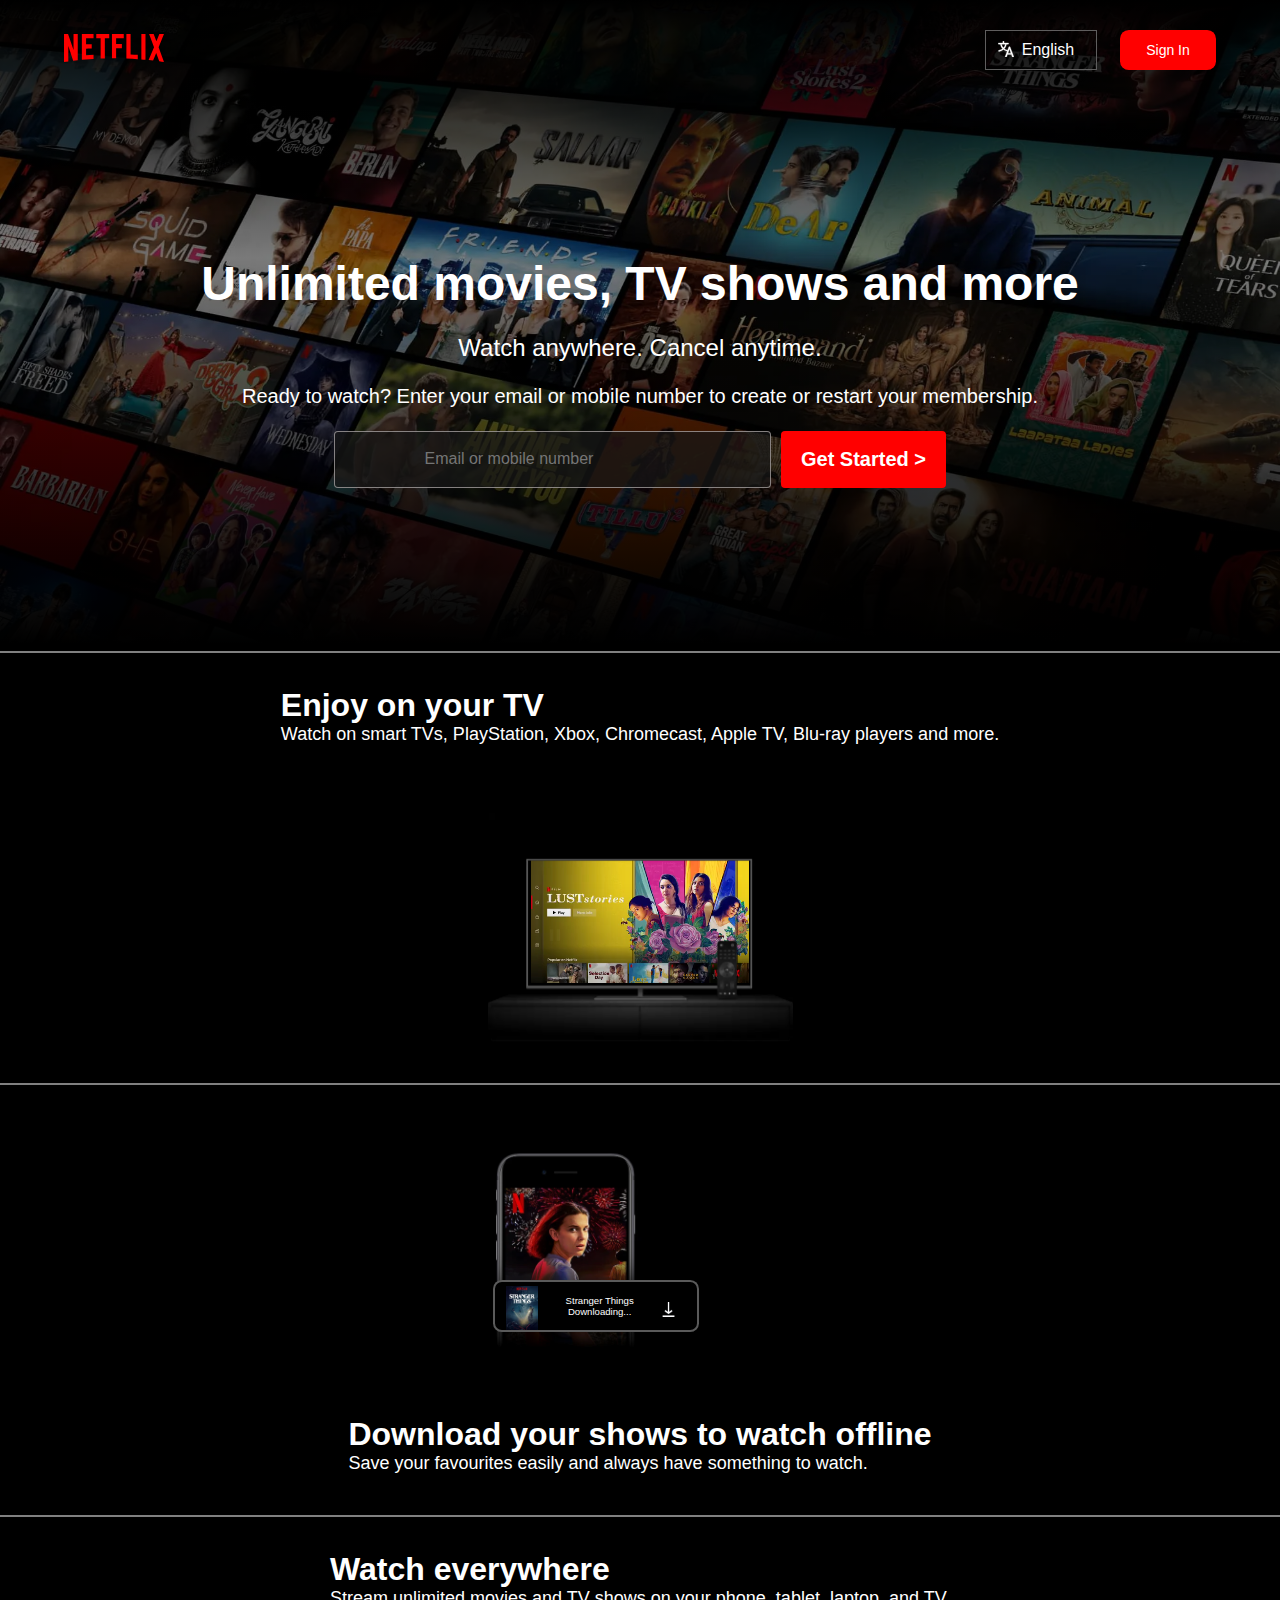
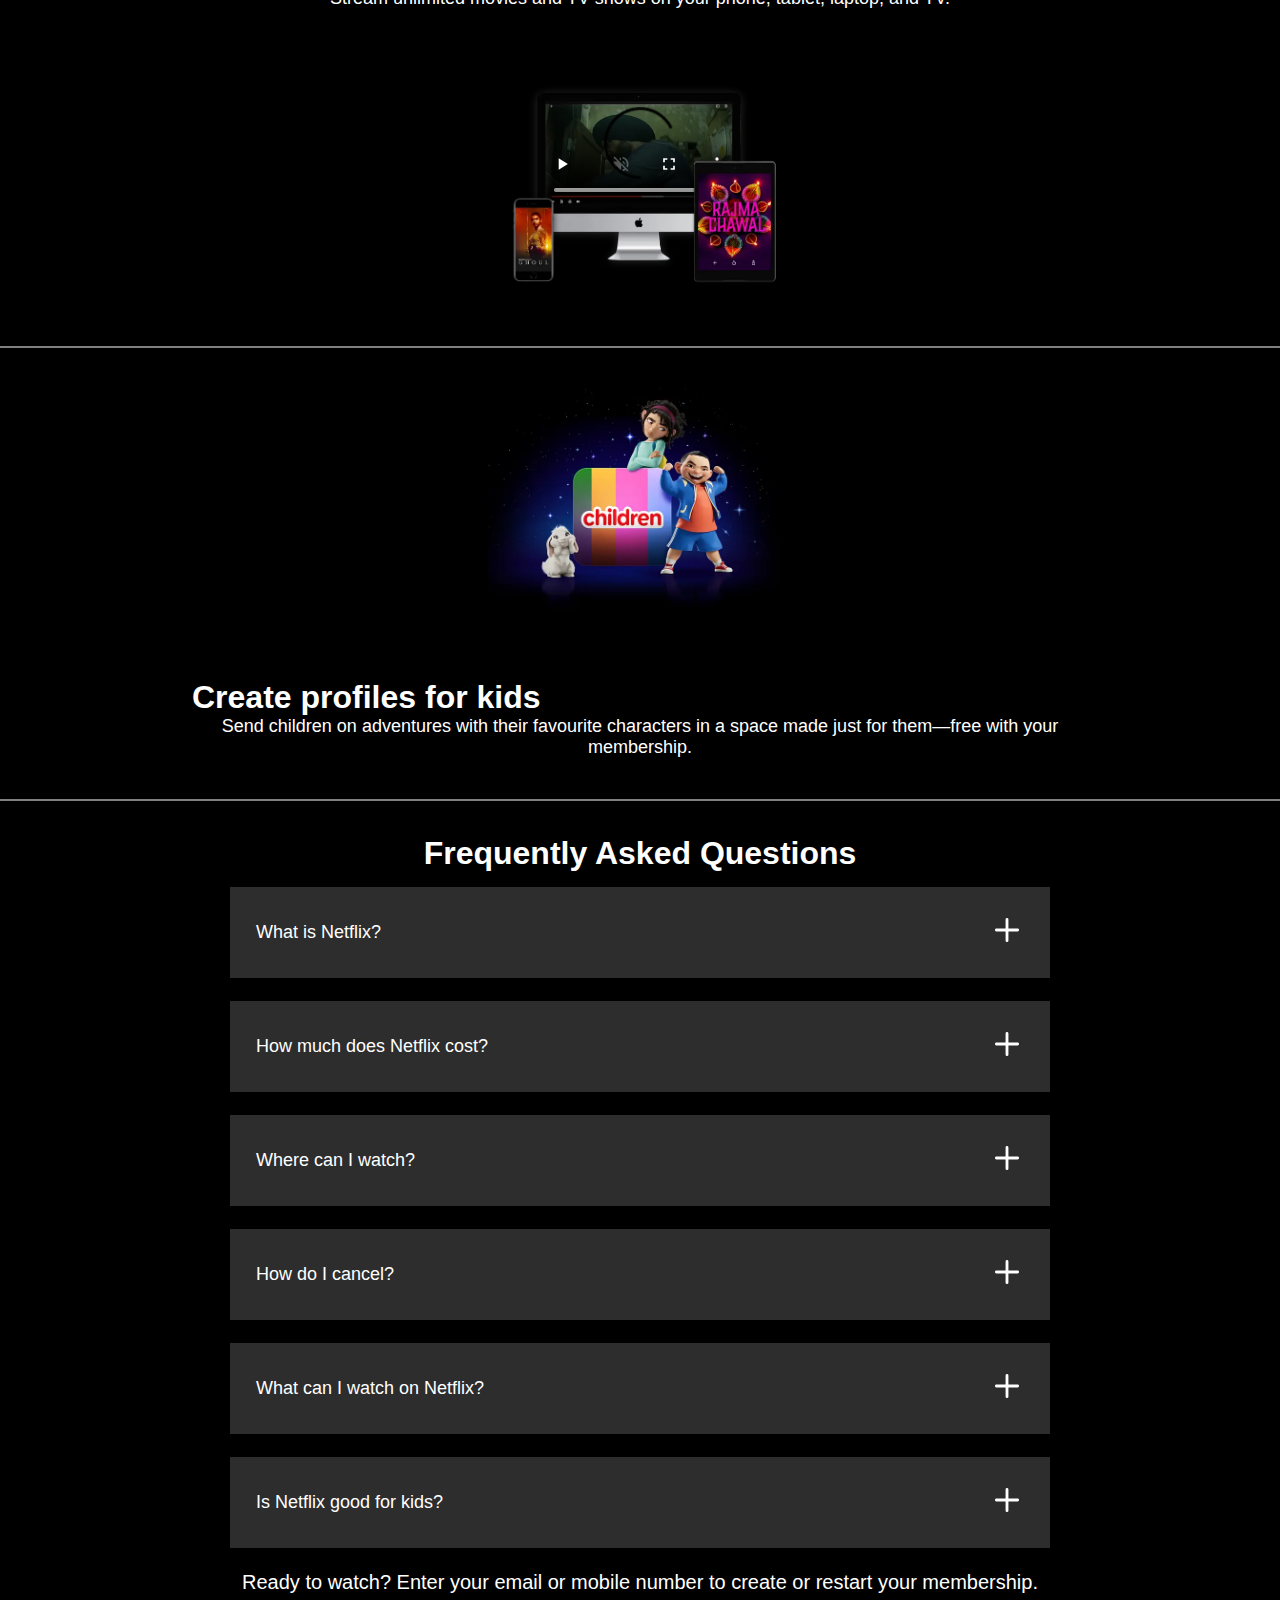
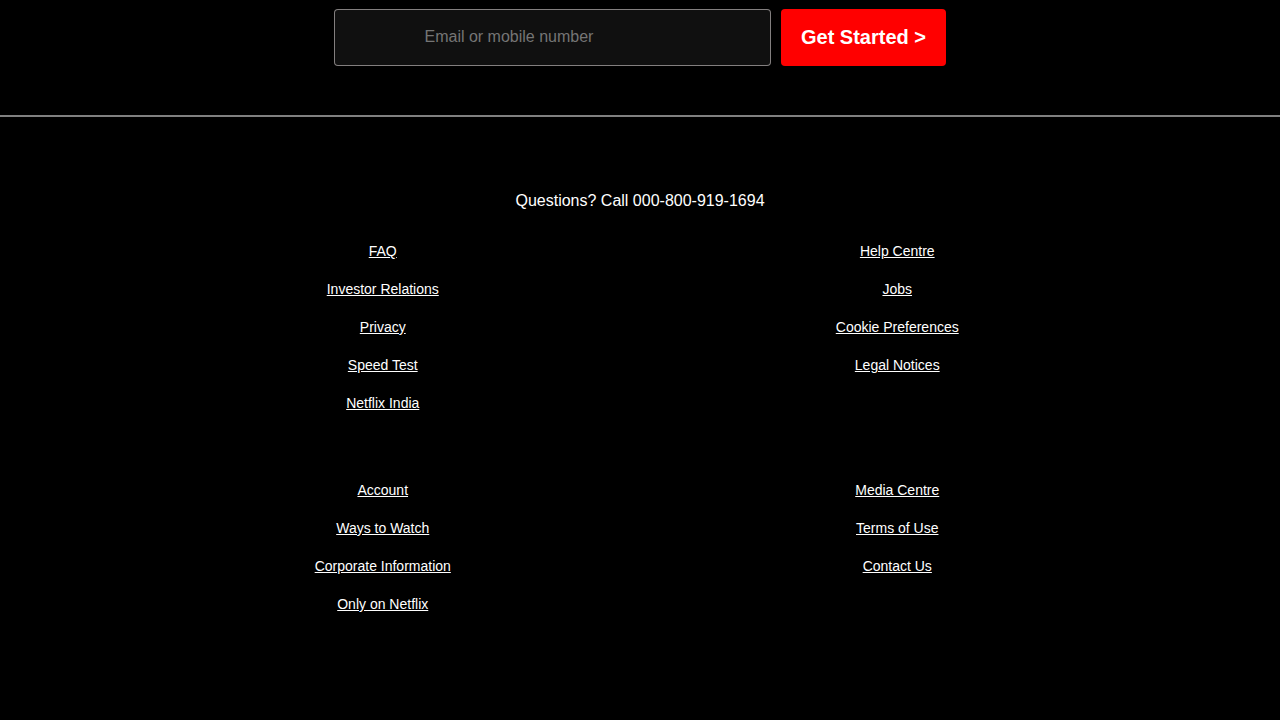
<file: index.html>
<!DOCTYPE html>
<html lang="en">

<head>
    <meta charset="UTF-8">
    <meta http-equiv="X-UA-Compatible" content="IE=edge">
    <meta name="viewport" content="width=device-width, initial-scale=1.0">
    <link rel="stylesheet" href="style.css">
    <link rel="shortcut icon" href="favicon.ico">
    <title>Netflix India – Watch TV Shows Online, Watch Movies Online</title>
</head>

<body>
    <div class="main">
        <nav>
            <span class="log"><img src="images/logo.svg" alt="logo"></span>
            <div class="logo">
                <div class="translate">
                    <span class="trans"><img src="images/translate.svg" alt="translate"></span>
                    <div>
                        <select>
                            <option value="english">
                                English
                            </option>
                            <option value="hindi">
                                हिन्दी
                            </option>
                        </select>
                    </div>
                </div>
                <div class="btn">
                    <button>Sign In</button>
                </div>
            </div>
        </nav>
        <div class="box"></div>
        <div class="signin">
            <h1>Unlimited movies, TV shows and more</h1>
            <p>Watch anywhere. Cancel anytime.</p>
            <h3>Ready to watch? Enter your email or mobile number to create or restart your membership.</h3>
            <div class="email">
                <input type="email" name="email" placeholder="Email or mobile number"> <input class="red-btn"
                    type="submit" value="Get Started &gt;">
            </div>
        </div>
    </div>
    <div class="sep"></div>
    <section class="tv">
        <div>
            <h2>Enjoy on your TV</h2>
            <p>Watch on smart TVs, PlayStation, Xbox, Chromecast, Apple TV, Blu-ray players and more.</p>
        </div>
        <div class="animated-card">
            <img src="images/tv.webp" alt="tv"> <video src="videos/tv.mp4" controls="" autoplay="" muted
                loop=""></video>
        </div>
    </section>
    <div class="sep"></div>
    <section class="tv">
        <div class="animated-card images">
            <img src="images/mobile.webp" alt="mobile">
            <div class="stranger-things">
                <img src="images/boxshot.webp" alt="stranger-things">
                <div class="para">
                    <span>Stranger Things</span> <span>Downloading...</span>
                </div>
                <div class="gif"></div>
            </div>
        </div>
        <div>
            <h2>Download your shows to watch offline</h2>
            <p>Save your favourites easily and always have something to watch.</p>
        </div>
    </section>
    <div class="sep"></div>
    <section class="tv">
        <div>
            <h2>Watch everywhere</h2>
            <p>Stream unlimited movies and TV shows on your phone, tablet, laptop, and TV.</p>
        </div>
        <div class="animated-card devices">
            <img src="images/tv-2.webp" alt="tv"> <video src="videos/mobile.mp4" controls="" autoplay="" muted
                loop=""></video>
        </div>
    </section>
    <div class="sep"></div>
    <section class="tv">
        <div class="animated-card"><img src="images/children.webp" alt="child"></div>
        <div>
            <h2>Create profiles for kids</h2>
            <p>Send children on adventures with their favourite characters in a space made just for them—free with your
                membership.</p>
        </div>
    </section>
    <div class="sep"></div>
    <section>
        <div class="faq">
            <h2>Frequently Asked Questions</h2>
            <div class="faq-box">
                <div>
                    What is Netflix?
                </div>
                <span>
                    <img src="images/plus.svg" alt="plus">
                </span>
            </div>
            <div class="faq-box">
                <div>
                    How much does Netflix cost?
                </div>
                <span>
                    <img src="images/plus.svg" alt="plus">
                </span>
            </div>
            <div class="faq-box">
                <div>
                    Where can I watch?
                </div>
                <span>
                    <img src="images/plus.svg" alt="plus">
                </span>
            </div>
            <div class="faq-box">
                <div>
                    How do I cancel?
                </div>
                <span>
                    <img src="images/plus.svg" alt="plus">
                </span>
            </div>
            <div class="faq-box">
                <div>
                    What can I watch on Netflix?
                </div>
                <span>
                    <img src="images/plus.svg" alt="plus">
                </span>
            </div>
            <div class="faq-box">
                <div>
                    Is Netflix good for kids?
                </div>
                <span>
                    <img src="images/plus.svg" alt="plus">
                </span>
            </div>
            <div>
                <h3>Ready to watch? Enter your email or mobile number to create or restart your membership.</h3>
            </div>
            <div class="email">
                <input type="email" name="email" placeholder="Email or mobile number"> <input class="red-btn"
                    type="submit" value="Get Started &gt;">
            </div>
        </div>
    </section>
    <div class="sep"></div>
    <footer>
        Questions? Call 000-800-919-1694
        <div class="foot">
            <div class="grid">
                <div>
                    <a href=".grid">FAQ</a>
                </div>
                <div>
                    <a href=".grid">Investor Relations</a>
                </div>
                <div>
                    <a href=".grid">Privacy</a>
                </div>
                <div>
                    <a href=".grid">Speed Test</a>
                </div>
                <div>
                    <a href=".grid">Netflix India</a>
                </div>
            </div>
            <div class="grid">
                <div>
                    <a href=".grid">Help Centre</a>
                </div>
                <div>
                    <a href=".grid">Jobs</a>
                </div>
                <div>
                    <a href=".grid">Cookie Preferences</a>
                </div>
                <div>
                    <a href=".grid">Legal Notices</a>
                </div>
            </div>
            <div class="grid">
                <div>
                    <a href=".grid">Account</a>
                </div>
                <div>
                    <a href=".grid">Ways to Watch</a>
                </div>
                <div>
                    <a href=".grid">Corporate Information</a>
                </div>
                <div>
                    <a href=".grid">Only on Netflix</a>
                </div>
            </div>
            <div class="grid">
                <div>
                    <a href=".grid">Media Centre</a>
                </div>
                <div>
                    <a href=".grid">Terms of Use</a>
                </div>
                <div>
                    <a href=".grid">Contact Us</a>
                </div>
            </div>
        </div>
    </footer>
</body>

</html>
</file>
<file: style.css>
* {
    margin: 0;
    padding: 0;
    font-family: Netflix Sans, Helvetica Neue, Segoe UI, Roboto, Ubuntu, sans-serif;
}

body {
    color: white;
    background-color: black;
}

.main {
    background-image: linear-gradient(to top, rgb(0, 0, 0) 0, rgba(0, 0, 0, 36%) 60%, rgb(0, 0, 0) 100%), URL(images/background.webp);
    background-position: center center;
    background-size: 100% 100%;
    background-repeat: no-repeat;
    height: 644px;
    position: relative;

}

.box {
    height: 644px;
    width: 100%;
    position: absolute;
    top: 0;
}

.main .log img {
    width: 150px;
    color: red;
    position: relative;
    z-index: 10;
}

.logo {
    display: flex;
    gap: 23px;
    position: relative;
    z-index: 10;
}

nav {
    display: flex;
    justify-content: space-between;
    align-items: center;
    margin: auto;
    max-width: 80vw;
    height: 100px;
}

.translate {
    display: flex;
    justify-content: center;
    align-items: center;
    border: 1px solid #5f5e5e;
    line-height: 1.25rem;
    width: 6.845rem;
    height: 2.43rem;
}

.trans {
    color: white;
    width: 18px !important;
    position: absolute;
    top: 11px;
    right: 201px;
}


select {
    border: none;
    background-color: rgba(0, 0, 0, 0);
    color: white;
    -webkit-appearance: none;
    -moz-appearance: none;
    text-indent: 1px;
    text-overflow: '';
    font-size: 1rem;
    padding: 0.375rem 1.5rem 0.375rem 2.25rem;
    line-height: 1.55rem;
}

option {
    color: black;
}

button {
    color: white;
    background-color: red;
    line-height: 0.56rem;
    padding: 16px 4px;
    width: 6rem;
    border-radius: 0.55rem;
    font-size: 0.875rem;
    font-weight: 500;
    border:none;
}

.red-btn {
    background-color: red;
    color: white;
    padding: 3px 24px;
    font-size: 22px;
    border-radius: 4px;
    font-weight: 600;
    border: none;
}

.signin {
    text-align: center;
    height: calc(100% - 100px);
    display: flex;
    align-items: center;
    flex-direction: column;
    justify-content: center;
    color: white;
    gap: 23px;
    padding: 0 30px;

}

.signin h1 {
    font-weight: bolder;
    font-size: 48px;
    font-weight: 700;
}

.signin p {
    font-weight: 400;
    font-size: 24px;
}

.signin h3,
.faq h3 {
    font-weight: 400;
    font-size: 20px;
}

.email {
    display: flex;
    gap: 10px;
    position: relative;
    z-index: 10;
}

input[type="email"] {
    padding: 7px 101px 8px 14px;
    color: white;
    font-size: 1rem;
    border-radius: 4px;
    background-color: rgba(23, 23, 23, 0.7);
    border: 1px solid rgba(246, 238, 238, 0.5);
    line-height: 2.5;
    width: 20rem;
}

.sep {
    height: 7px;
    border-bottom: 2px solid gray;
    position: relative;
    z-index: 20;
    width: 100%;
}

.tv {
    height: calc(100%-100px);
    display: flex;
    justify-content: center;
    align-items: center;
    max-width: 70vw;
    margin: auto;
}

.tv>div {
    display: flex;
    justify-content: center;
    align-items: flex-start;
    flex-direction: column;
    padding: 34px 0;
    background-color: black;
}

.tv h2 {
    font-size: 48px;
    font-weight: bolder;
}

.tv p {
    font-size: 28px;
}

.animated-card {
    position: relative;
    display: flex;
}

.animated-card img {
    position: relative;
    width: 455px;
    z-index: 10;
}

video {
    position: absolute;
    width: 399px;
    top: 52px;
    left: 55px;
}

.devices video {
    position: absolute;
    width: 296px;
    top: 51px;
    left: 75px
}

.images {
    display: flex;
    width: 455px;
    background-color: white;
    position: relative;
}

.stranger-things {
    display: flex;
    background-color: black;
    height: 3.5rem;
    width: 50%;
    position: absolute;
    bottom: 32px;
    left: 105px;
    z-index: 10;
    overflow: hidden;
    border: 2px solid rgba(128, 128, 128, 0.7);
    box-shadow: 0 0 2em 0 rgb(0 0 0);
    border-radius: 0.55rem;
    padding: 0.25rem 0.65rem;
}

.stranger-things img {
    width: 3rem;
    height: 4rem;
    object-fit: contain;
    text-align: left;
    margin-right: 10px;
}

.stranger-things .para {
    width: 8rem;
    display: flex;
    color: white;
    font-size: 0.8rem;
    flex-direction: column;
    justify-content: center;
}

.gif {
    background: url(images/download-icon.gif) no-repeat center center;
    width: 3rem;
    height: 4rem;
    background-size: 100%;
}

.faq {
    text-align: center;
    margin: 0 0 0.5rem 0;
    display: flex;
    flex-direction: column;
    justify-content: center;
    align-items: center;
    background-color: black;
    color: white;
    padding: 34px;
    gap: 15px;
}

.faq h2 {
    font-size: 48px;
}

.faq-box {
    display: flex;
    margin: 0 0 0.5rem 0;
    border: 2px solid #2d2d2d;
    background-color: #2d2d2d;
    width: 60rem;
    color: white;
    padding: 24px;
    justify-content: space-between;
    align-items: center;
    transition: all 1s ease out;
    font-size: 24px;
}
   

.faq-box:hover {
    background-color: #414141;
}

footer {
    color: white;
    max-width: 60vw;
    margin: auto;
    padding: 60px;
}

.foot {
    display: grid;
    grid-template-columns: 1fr 1fr 1fr 1fr;
}

footer a {
    color: white;
}

.grid {
    display: flex;
    flex-direction: column;
    padding: 32px 0;
    gap: 20px;
}

@media screen and (max-width: 465px) {
    input[type="email"] {
        width: 12rem;
    }

    .main {
        padding-bottom: 40px;
    }

    .main .log img {
        padding-right: 53px;
    }

    nav {
        flex-wrap: wrap;
        justify-content: center;
    }

    button {
        width: 4.5rem;
        padding: 10px 5px;
        font-size: 0.775rem;
        border:none;
    }

    select {
        padding: 1.275rem 0 0.5rem 0.25rem;
        line-height: 0;
    }

    .translate {
        padding: 1px 2px 2px 5px;
        width: 1.845rem;
        height: 1.45rem;
    }
    .trans {
        top: 9px;
    right: 107px;
    }
}

@media screen and (max-width: 1300px) {
    * {
        text-align: center;
    }

    nav {
        max-width: 90vw;
    }

    .main .log img{
        width: 100px;
    }

    .red-btn {
        font-size: 20px;
        padding: 8px 20px;
    }

    .tv,
    .email {
        flex-wrap: wrap;
        justify-content: center;
    }

    .animated-card img {
        width: 305px;
    }

    .tv h2,
    h1 {
        font-size: 32px;
    }

    .tv p {
        font-size: 18px;
    }

    .faq-box {
        max-width: 60vw;
        font-size: 18px;
    }

    .stranger-things {
        bottom: 50px;
        left: 80px;
        height: 2.5rem;
        width: 40%;
    }

    .stranger-things img {
        height: 2.8rem;
        width: 2.8rem;
    }

    .gif {
        height: 3rem;
    }

    .stranger-things .para {
        font-size: 0.6rem;
        white-space: nowrap;
    }

    video {
        width: 218px;
        top: 81px;
        left: 43px;
    }

    .devices video {
        width: 203px;
        top: 55px;
        left: 50px;
    }

    .faq h2 {
        text-align: center;
        font-size: 32px;
    }

    footer {
        max-width: 80vw;
        padding: 75px 0;
    }

    .foot {
        display: grid;
        grid-template-columns: 1fr 1fr;
        gap: 5px;
    }

    footer a {
        font-size: 14px;
        color: white;
    }


}
</file>
